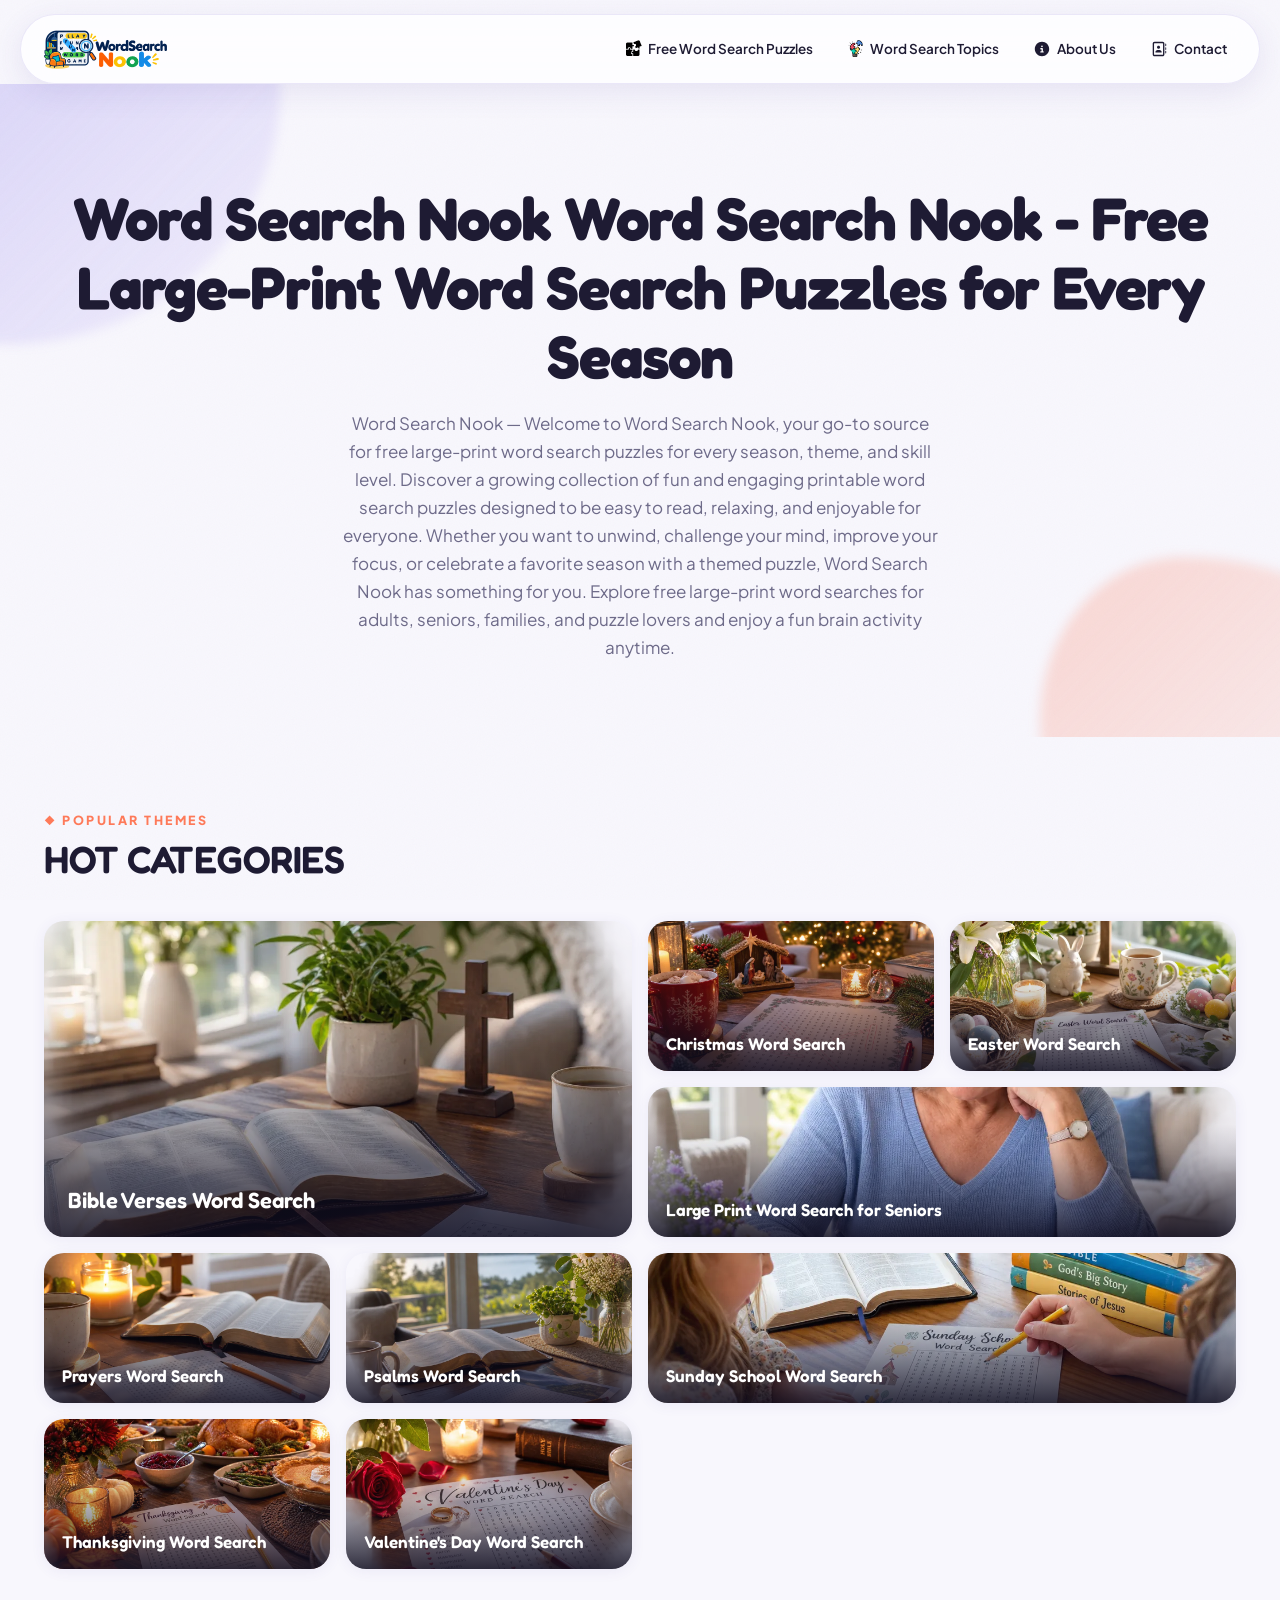
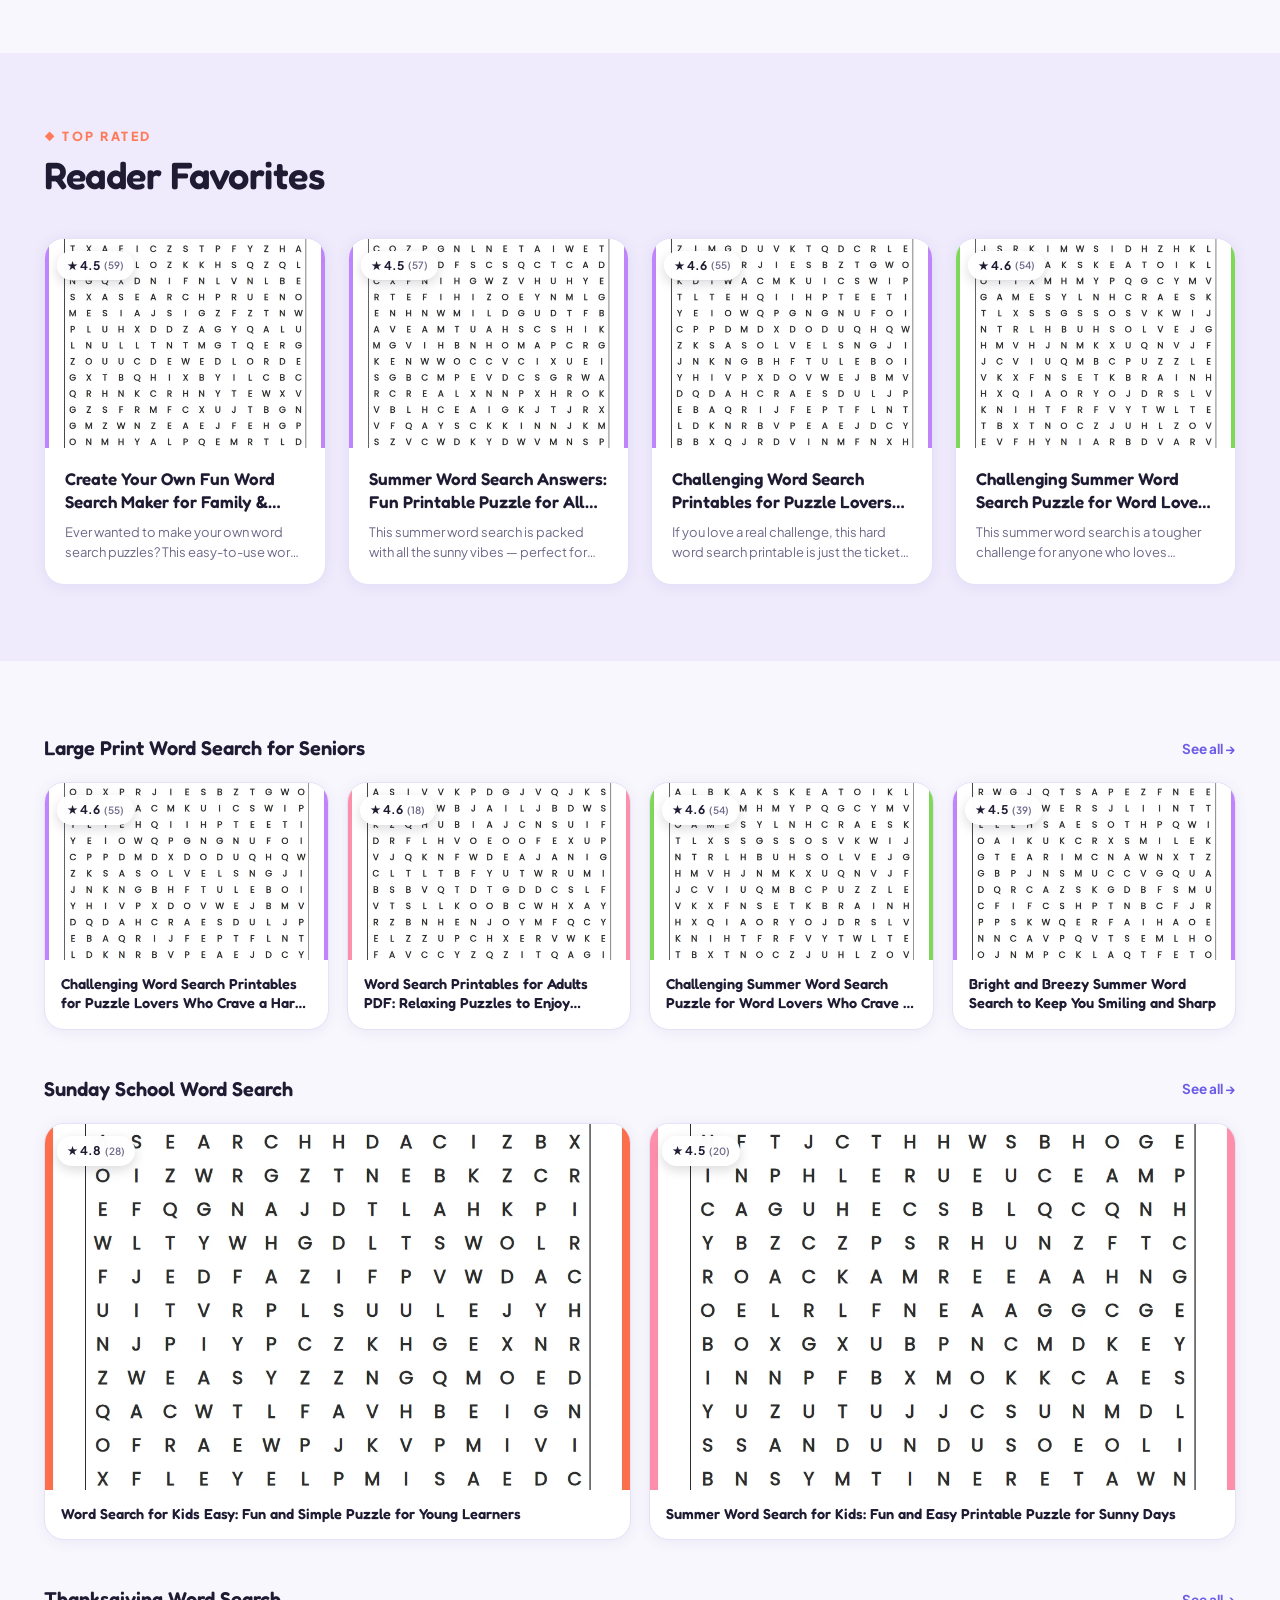
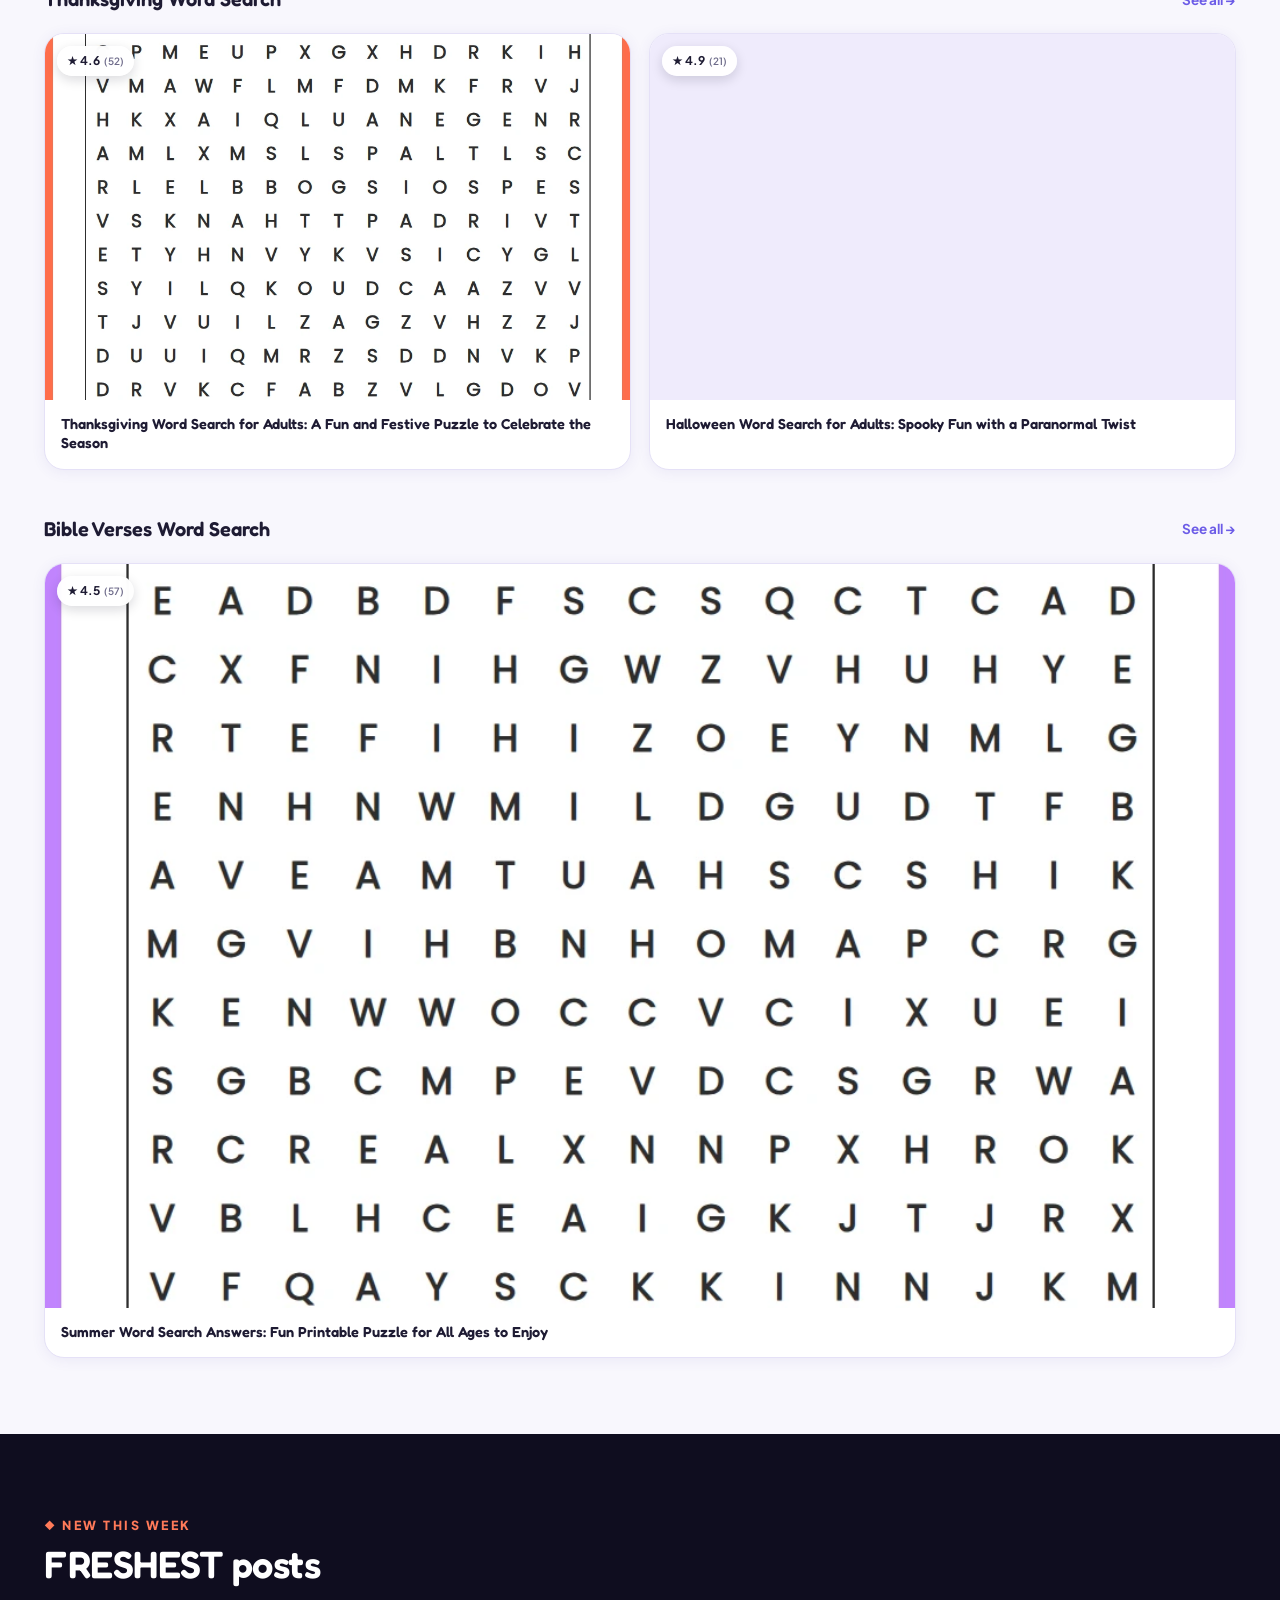
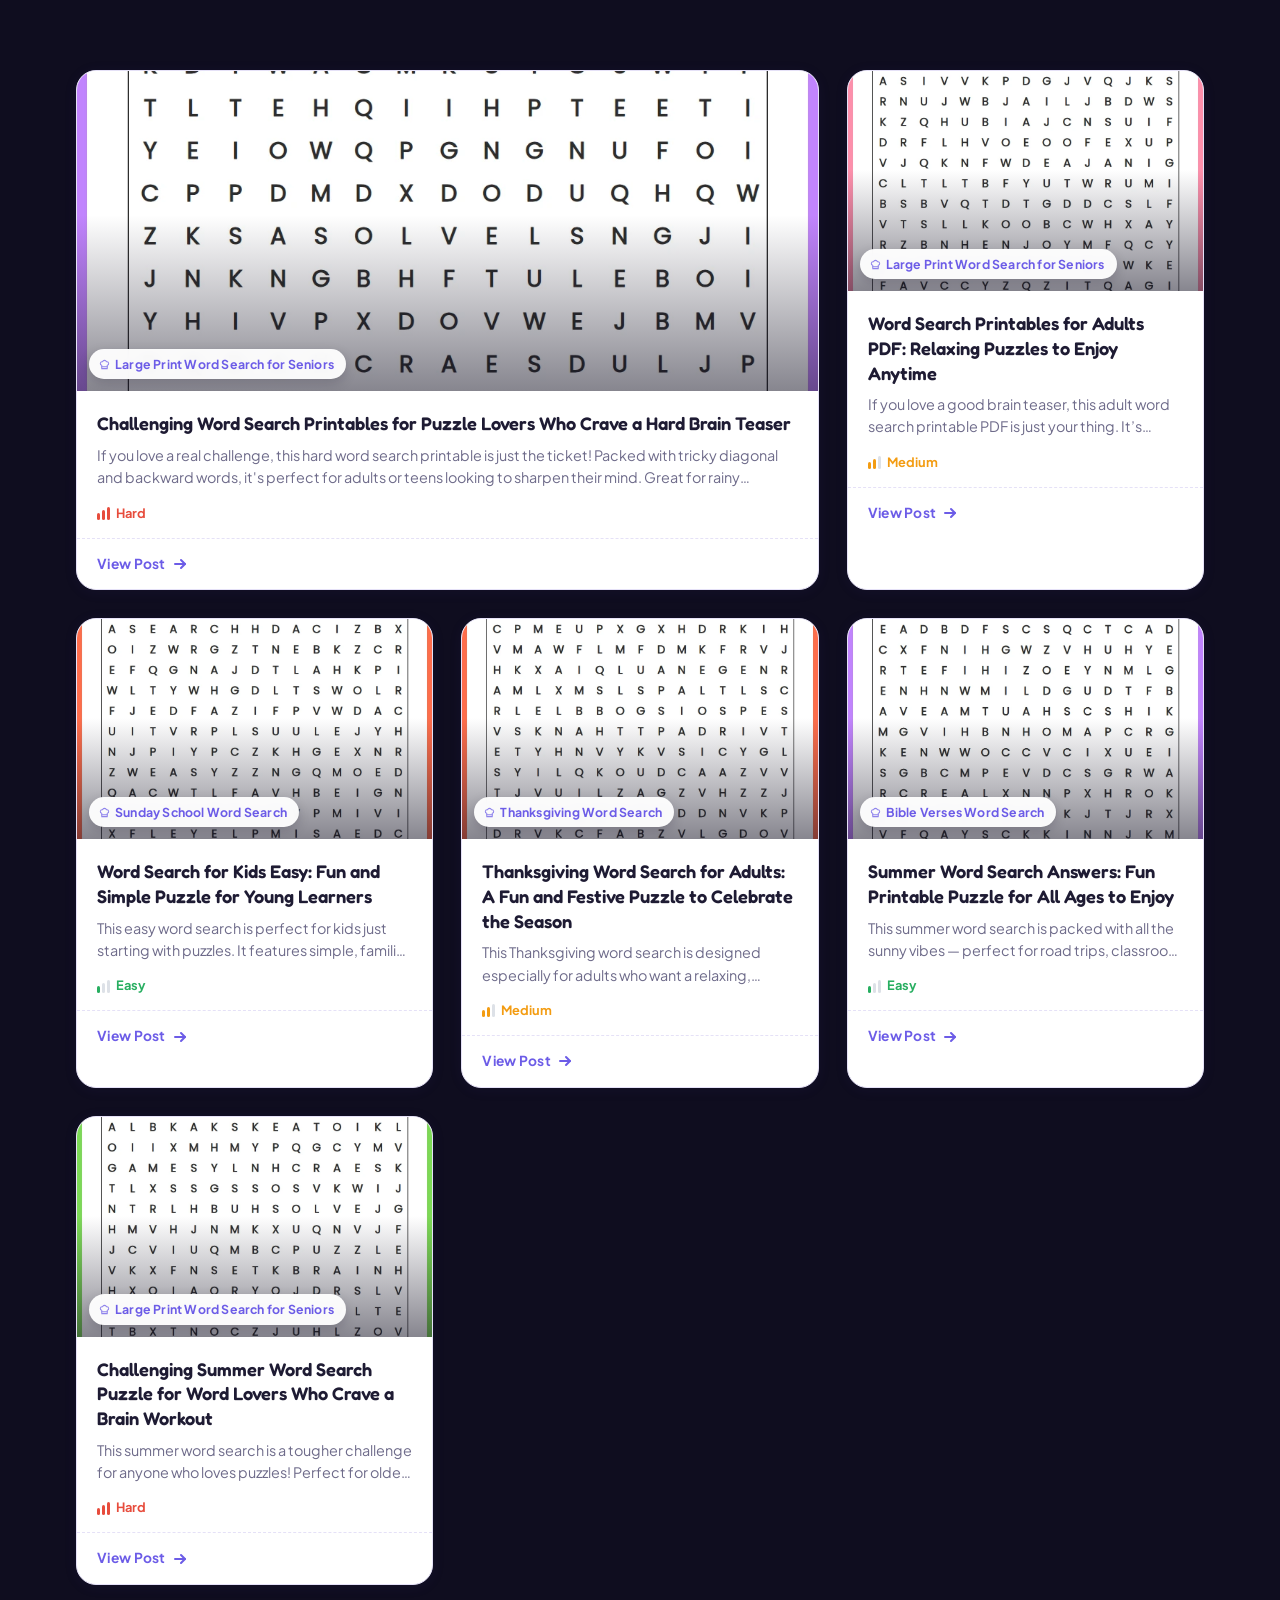
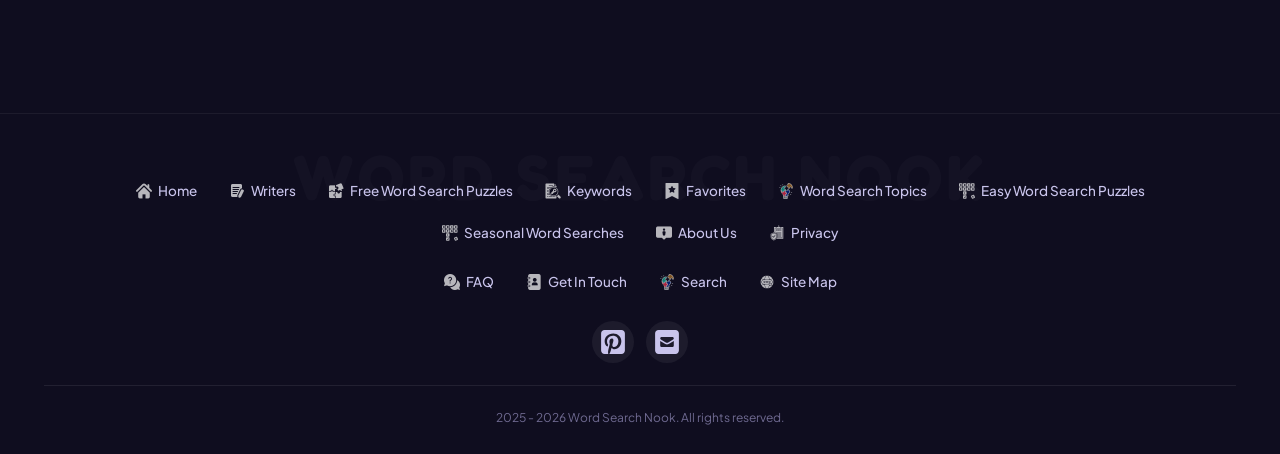
<file: base.html>
<!DOCTYPE html>
<html lang="en">
<head>
    <!-- Google tag (gtag.js) — chargé seulement pour les vrais visiteurs :
         bots (user-agent) et prefetch Meta/Chrome (page cachée) ne sont pas comptés -->
    <script>
    window.dataLayer = window.dataLayer || [];
    function gtag(){dataLayer.push(arguments);}
    (function () {
        var ua = navigator.userAgent || '';
        if (navigator.webdriver || /googlebot|bingbot|bingpreview|yandex|baiduspider|duckduckbot|slurp|facebookexternalhit|meta-externalagent|pinterestbot|applebot|petalbot|ahrefsbot|semrushbot|mj12bot|dotbot|bytespider|gptbot|ccbot|claudebot|headlesschrome|lighthouse|crawler|spider|\bbot\b/i.test(ua)) return;
        var fired = false;
        function loadGA() {
            if (fired) return;
            fired = true;
            var s = document.createElement('script');
            s.async = true;
            s.src = 'https://www.googletagmanager.com/gtag/js?id=G-PPQHZ1YVDW';
            document.head.appendChild(s);
            gtag('js', new Date());
            gtag('config', 'G-PPQHZ1YVDW');
        }
        if (document.visibilityState === 'hidden') {
            // Prefetch (app Facebook, Chrome…) : page chargée en arrière-plan —
            // attendre que le visiteur l'ouvre vraiment avant de compter la visite
            document.addEventListener('visibilitychange', function () {
                if (document.visibilityState !== 'hidden') loadGA();
            });
        } else {
            loadGA();
        }
    })();
    </script>
    <meta charset="UTF-8">
    <meta name="viewport" content="width=device-width, initial-scale=1.0">

    <!-- Meta Tags de Base -->
    <meta name="description" content="Discover delicious recipes, cooking tips, and culinary inspiration at My Recipes">
    <meta name="keywords" content="recipes, cooking, food, kitchen, culinary, meals">
    <meta name="author" content="My Recipes">

    <!-- Open Graph / Facebook -->
    <meta property="og:type" content="website">
    <meta property="og:site_name" content="My Recipes">
    <meta property="og:locale" content="en_US">

    <!-- Twitter Card -->
    <meta name="twitter:card" content="summary_large_image">
    <meta name="twitter:site" content="@mollykitchen">

    <!-- Pinterest -->
    <meta name="pinterest-rich-pin" content="true">
    <meta name="pinterest:feed" content="/rss.xml">

    <link rel="preconnect" href="https://fonts.googleapis.com">
    <link rel="preconnect" href="https://fonts.gstatic.com" crossorigin>
    <link rel="preconnect" href="https://pagead2.googlesyndication.com">
    <link rel="preconnect" href="https://www.googletagmanager.com">

    <link rel="icon" type="image/x-icon" href="assets/favicons/icon.svg">
    <title id="page-title">My Recipes</title>
    <link rel="stylesheet" href="tasty.css">
    <link href="https://fonts.googleapis.com/css2?family=Inter:wght@300;400;600&family=Playfair+Display:wght@600&display=swap" rel="stylesheet">

    <!-- <script src="https://cmp.gatekeeperconsent.com/min.js" data-cfasync="false"></script>
    <script src="https://the.gatekeeperconsent.com/cmp.min.js" data-cfasync="false"></script>
    <script async src="//www.ezojs.com/ezoic/sa.min.js"></script>
    <script>
        window.ezstandalone = window.ezstandalone || {};
        ezstandalone.cmd = ezstandalone.cmd || [];
    </script> -->

    <!-- Google AdSense -->
   <script async src="https://pagead2.googlesyndication.com/pagead/js/adsbygoogle.js?client=ca-pub-3666818985097490"
     crossorigin="anonymous"></script>
    <!-- AdSense Auto-Injection -->
    <script src="ads.js" defer></script>

</head>
<body>
    <!-- Header -->
    <header class="header">
        <div class="container">
            <div class="logo">
                <a href="?page=home"> <img src="assets/logo.png" alt=""></a>
            </div>
            <nav class="nav">
                <a href="?page=posts"><img src="img/topics.webp" alt="Topics">Free Word Search Puzzles</a>
                <a href="?page=posts-category"><img src="img/discover.webp" alt="Discover">Word Search Topics</a>
                <a href="?page=about"><svg xmlns="http://www.w3.org/2000/svg" viewBox="0 0 640 640"><!--!Font Awesome Free v7.0.1 by @fontawesome - https://fontawesome.com License - https://fontawesome.com/license/free Copyright 2025 Fonticons, Inc.--><path d="M320 576C461.4 576 576 461.4 576 320C576 178.6 461.4 64 320 64C178.6 64 64 178.6 64 320C64 461.4 178.6 576 320 576zM288 224C288 206.3 302.3 192 320 192C337.7 192 352 206.3 352 224C352 241.7 337.7 256 320 256C302.3 256 288 241.7 288 224zM280 288L328 288C341.3 288 352 298.7 352 312L352 400L360 400C373.3 400 384 410.7 384 424C384 437.3 373.3 448 360 448L280 448C266.7 448 256 437.3 256 424C256 410.7 266.7 400 280 400L304 400L304 336L280 336C266.7 336 256 325.3 256 312C256 298.7 266.7 288 280 288z"/></svg> About Us</a>
                <a href="?page=contact"><svg xmlns="http://www.w3.org/2000/svg" viewBox="0 0 640 640"><!--!Font Awesome Free v7.0.1 by @fontawesome - https://fontawesome.com License - https://fontawesome.com/license/free Copyright 2025 Fonticons, Inc.--><path d="M448 112C456.8 112 464 119.2 464 128L464 512C464 520.8 456.8 528 448 528L160 528C151.2 528 144 520.8 144 512L144 128C144 119.2 151.2 112 160 112L448 112zM160 64C124.7 64 92.7 96 96 128L96 512C96 547.3 124.7 576 160 576L448 576C483.3 576 512 547.3 512 512L512 128C512 92.7 483.3 64 448 64L160 64zM304 312C334.9 312 360 286.9 360 256C360 225.1 334.9 200 304 200C273.1 200 248 225.1 248 256C248 286.9 273.1 312 304 312zM272 352C227.8 352 192 387.8 192 432C192 440.8 199.2 448 208 448L400 448C408.8 448 416 440.8 416 432C416 387.8 380.2 352 336 352L272 352zM576 144C576 135.2 568.8 128 560 128C551.2 128 544 135.2 544 144L544 208C544 216.8 551.2 224 560 224C568.8 224 576 216.8 576 208L576 144zM560 256C551.2 256 544 263.2 544 272L544 336C544 344.8 551.2 352 560 352C568.8 352 576 344.8 576 336L576 272C576 263.2 568.8 256 560 256zM576 400C576 391.2 568.8 384 560 384C551.2 384 544 391.2 544 400L544 464C544 472.8 551.2 480 560 480C568.8 480 576 472.8 576 464L576 400z"/></svg> Contact</a>
            </nav>
            <button class="search-btn"></button>
        </div>
    </header>

    <!-- Main content will be loaded here -->
    <main id="main-content" class="main-content">
        <!-- Page content loaded dynamically -->
    </main>

    <!-- Footer -->
    <footer class="footer">
        <div class="container">
            <div class="footer-nav">
                <a href="?page=home"><img src="img/home.webp" alt="Home">Home</a>
                <a href="?page=about"><img src="img/writing.webp" alt="Writers">Writers</a>
                <a href="?page=posts"><img src="img/topics.webp" alt="Topics">Free Word Search Puzzles</a>
                <a href="?page=posts-category"><img src="img/keyword.webp" alt="Keywords">Keywords</a>
                <a href="?page=posts-category"><img src="img/favorite.webp" alt="Favorites">Favorites</a>
                <a href="?page=posts-category"><img src="img/discover.webp" alt="Discover">Word Search Topics</a>
                <a href="?page=posts-category"><img src="img/recipes.webp" alt="Posts">Easy Word Search Puzzles</a>
                <a href="?page=posts"><img src="img/recipes.webp" alt="Recipes">Seasonal Word Searches</a>
                <a href="?page=about"><img src="img/about.webp" alt="About Us">About Us</a>
                <a href="?page=privacy-policy"><img src="img/insurance.webp" alt="Privacy">Privacy</a>
            </div>
            <div class="footer-secondary">
                <a href="?page=contact"><img src="img/help.webp" alt="FAQ">FAQ</a>
                <a href="?page=contact"><img src="img/contacts.webp" alt="Get In Touch">Get In Touch</a>
                <a href="#search"><img src="img/discover.webp" alt="Search">Search</a>
                <a href="/sitemap.xml"><img src="img/website.webp" alt="Site Map">Site Map</a>
            </div>
            <div class="social-links">
                <!-- <a href="#" target="_blank" id="facebook-config" class="social-icon"><svg xmlns="http://www.w3.org/2000/svg" viewBox="0 0 640 640">!Font Awesome Free v7.0.1 by @fontawesome - https://fontawesome.com License - https://fontawesome.com/license/free Copyright 2025 Fonticons, Inc.<path d="M160 96C124.7 96 96 124.7 96 160L96 480C96 515.3 124.7 544 160 544L258.2 544L258.2 398.2L205.4 398.2L205.4 320L258.2 320L258.2 286.3C258.2 199.2 297.6 158.8 383.2 158.8C399.4 158.8 427.4 162 438.9 165.2L438.9 236C432.9 235.4 422.4 235 409.3 235C367.3 235 351.1 250.9 351.1 292.2L351.1 320L434.7 320L420.3 398.2L351 398.2L351 544L480 544C515.3 544 544 515.3 544 480L544 160C544 124.7 515.3 96 480 96L160 96z"/></svg></a> -->
                <a href="#" target="_blank" id="pinterest-config" class="social-icon"><svg xmlns="http://www.w3.org/2000/svg" viewBox="0 0 640 640"><!--!Font Awesome Free v7.0.1 by @fontawesome - https://fontawesome.com License - https://fontawesome.com/license/free Copyright 2025 Fonticons, Inc.--><path d="M480 96L160 96C124.7 96 96 124.7 96 160L96 480C96 515.3 124.7 544 160 544L232.6 544L230.4 543.2C225 495.1 227.3 485.7 246.1 408.5C250 392.5 254.6 373.5 260 350.6C260 350.6 252.7 335.8 252.7 314.1C252.7 243.4 328.2 236.1 328.2 289.1C328.2 302.6 322.8 320.2 317 338.9C313.7 349.5 310.4 360.4 307.9 370.9C302.2 395.4 320.2 415.3 344.3 415.3C388 415.3 421.5 369.3 421.5 302.9C421.5 244.1 379.2 203 318.9 203C249 203 208 255.4 208 309.6C208 330.7 216.2 353.3 226.3 365.6C228.3 368 228.6 370.1 228 372.6C226.9 377.3 224.9 385.5 223.3 391.8C222.3 395.8 221.5 399.1 221.2 400.4C220.1 404.9 217.7 405.9 213 403.7C182.4 389.4 163.2 344.6 163.2 308.6C163.2 231.1 219.4 160 325.4 160C410.6 160 476.8 220.7 476.8 301.8C476.8 386.4 423.5 454.5 349.4 454.5C324.5 454.5 301.1 441.6 293.1 426.3C293.1 426.3 280.8 473.2 277.8 484.7C272.8 504 260.2 527.6 250.4 544L480 544C515.3 544 544 515.3 544 480L544 160C544 124.7 515.3 96 480 96z"/></svg></a>
                <a href="#" target="_blank" id="mail-config" class="social-icon"><svg xmlns="http://www.w3.org/2000/svg" viewBox="0 0 640 640"><!--!Font Awesome Free v7.0.1 by @fontawesome - https://fontawesome.com License - https://fontawesome.com/license/free Copyright 2025 Fonticons, Inc.--><path d="M160 96C124.7 96 96 124.7 96 160L96 480C96 515.3 124.7 544 160 544L480 544C515.3 544 544 515.3 544 480L544 160C544 124.7 515.3 96 480 96L160 96zM305.1 331.9L204.4 271.4C196.7 266.8 192 258.5 192 249.5C192 235.4 203.4 224 217.5 224L422.4 224C436.5 224 447.9 235.4 447.9 249.5C447.9 258.5 443.2 266.8 435.5 271.4L334.9 331.9C330.4 334.6 325.3 336 320 336C314.7 336 309.6 334.6 305.1 331.9zM448 301.3L448 384C448 401.7 433.7 416 416 416L224 416C206.3 416 192 401.7 192 384L192 301.3L288.7 359.3C298.1 365 309 368 320 368C331 368 341.9 365 351.3 359.3L448 301.3z"/></svg></a>
            </div>
            <p class="copyright">2025 <a href="https://www.myrecipes.com">www.myrecipes.com</a>. All rights reserved.</p>
        </div>
    </footer>

    <!-- Scripts -->
<script src="config.js"></script>
<script src="router.js"></script>
<script src="main.js"></script>
<script src="./js/categorys.js"></script>
<script src="./js/home-sections.js"></script>
<script src="./js/posts-categorys.js"></script>
<script src="./js/post-detail.js"></script>
<script src="./js/authors.js"></script>

<script>
    var fb = document.getElementById('facebook-config'); if (fb) fb.href = globalThis.facebookURL;
    var pi = document.getElementById('pinterest-config'); if (pi) pi.href = globalThis.PinterestURL;
    var ml = document.getElementById('mail-config'); if (ml) ml.href = 'mailto:' + globalThis.email;
    var cr = document.getElementsByClassName('copyright')[0]; if (cr) cr.innerHTML = globalThis.copyright;


</script>

</body>
</html>
</file>
<file: tasty.css>
/* ════════════════════════════════════════════════════════════════
   TASTY.CSS — Word Search Nook · 2026 Modern Redesign
   Not a recolor: floating glass nav, blob hero, bento-grid categories,
   magazine-style featured cards, grain texture, gradient-outline pills,
   tilt-on-hover cards. Drop-in replacement — same selectors as before.
   ════════════════════════════════════════════════════════════════ */

@import url('https://fonts.googleapis.com/css2?family=Fredoka:wght@400;500;600;700&family=Plus+Jakarta+Sans:wght@400;500;600;700;800&display=swap');

:root {
  --primary: #6C5CE7;
  --primary-dk: #5344c9;
  --accent: #FF7A59;
  --accent-dk: #ec6142;
  --teal: #14B8A6;
  --ink: #0F0D1F;          /* near-black for dark bands */
  --cream: #F8F7FD;
  --cream2: #EFEBFC;
  --bark: #1E1B33;
  --muted: #6E6B8A;
  --border: #E5E1F7;
  --card-bg: #ffffff;
  --radius: 20px;
  --radius-sm: 12px;
  --radius-lg: 28px;
  --shadow: 0 2px 14px rgba(76, 60, 160, .08);
  --shadow-lg: 0 20px 48px rgba(76, 60, 160, .18);
  --gradient: linear-gradient(135deg, var(--primary) 0%, #8B5CF6 55%, var(--accent) 130%);
  --gradient-soft: linear-gradient(135deg, rgba(108,92,231,.12), rgba(255,122,89,.12));
}

*, *::before, *::after { margin: 0; padding: 0; box-sizing: border-box; }

html { scroll-behavior: smooth; }

body {
  position: relative;
  font-family: 'Plus Jakarta Sans', system-ui, sans-serif;
  background: var(--cream);
  color: var(--bark);
  line-height: 1.65;
  font-size: 16px;
  -webkit-font-smoothing: antialiased;
  overflow-x: hidden;
}

/* film-grain texture over the whole site — the thing that makes flat
   color fields feel tactile instead of "just CSS" */
body::after {
  content: '';
  position: fixed;
  inset: 0;
  pointer-events: none;
  z-index: 2;
  opacity: .035;
  mix-blend-mode: multiply;
  background-image: url("data:image/svg+xml,%3Csvg xmlns='http://www.w3.org/2000/svg' width='120' height='120'%3E%3Cfilter id='n'%3E%3CfeTurbulence type='fractalNoise' baseFrequency='0.9' numOctaves='2' stitchTiles='stitch'/%3E%3C/filter%3E%3Crect width='100%25' height='100%25' filter='url(%23n)'/%3E%3C/svg%3E");
}

h1, h2, h3, h4, h5, h6 {
  font-family: 'Fredoka', system-ui, sans-serif;
  line-height: 1.15;
  color: var(--bark);
  font-weight: 600;
}

a { color: inherit; text-decoration: none; }
img { display: block; max-width: 100%; }

.container { max-width: 1240px; margin: 0 auto; padding: 0 24px; }

/* ══════════════════════════════════════════════
   HEADER — detached floating glass bar
   ══════════════════════════════════════════════ */
.header {
  background: transparent;
  border-bottom: none;
  position: sticky;
  top: 0;
  z-index: 100;
  padding: 14px 0 0;
}

.header .container {
  display: flex;
  justify-content: space-between;
  align-items: center;
  gap: 20px;
  padding: 10px 16px 10px 20px;
  background: rgba(255, 255, 255, .78);
  backdrop-filter: blur(18px) saturate(180%);
  -webkit-backdrop-filter: blur(18px) saturate(180%);
  border: 1px solid rgba(229, 225, 247, .8);
  border-radius: 999px;
  box-shadow: 0 8px 30px rgba(76, 60, 160, .1);
  max-width: 1240px;
}


div#post-content {
    width: 80%;
    margin: 0% 10%;
}

.post-image-container img {
    width: 70%;
}

button.search-btn {
    display: none;
}

.logo a { display: flex; align-items: center; gap: 10px; }
.logo img { height: 48px; width: auto; }

.logo h2 {
  font-family: 'Fredoka', sans-serif;
  font-size: 20px;
  font-weight: 700;
  color: var(--primary);
  letter-spacing: -0.3px;
}


button {
    background: #066acb;
    padding: 1% 2%;
    font-size: 20px;
    border: 4px solid #fdc204;
    margin: 1% 0%;
    cursor: pointer;
}

.nutrition-label {
    display: none;
}

section#nutrition p {
    display: none;
}

.nav { display: flex; gap: 2px; align-items: center; }

nav.nav img { width: 17px; }

.nav a {
  position: relative;
  display: flex;
  align-items: center;
  gap: 6px;
  padding: 10px 16px;
  border-radius: 999px;
  font-size: 13.5px;
  font-weight: 600;
  color: var(--bark);
  transition: color .2s ease;
}

.nav a::before {
  content: '';
  position: absolute;
  inset: 0;
  border-radius: 999px;
  background: var(--gradient);
  opacity: 0;
  transform: scale(.85);
  transition: opacity .2s ease, transform .2s ease;
  z-index: -1;
}

.nav a:hover, .nav a.active { color: #fff; }
.nav a:hover::before, .nav a.active::before { opacity: 1; transform: scale(1); }

.nav a svg { width: 18px; }
.nav a svg path { fill: currentColor; }

.search-btn {
  background: var(--ink);
  border: none;
  border-radius: 50%;
  width: 38px;
  height: 38px;
  cursor: pointer;
  color: #fff;
  font-size: 14px;
  transition: transform .2s ease;
  display: flex; align-items: center; justify-content: center;
}
.search-btn:hover { transform: rotate(90deg); }

/* ══════════════════════════════════════════════
   HERO — blob decorations + kicker + big display type
   ══════════════════════════════════════════════ */
.hero {
  position: relative;
  background: var(--cream);
  padding: 100px 0 76px;
  text-align: center;
  overflow: hidden;
  opacity: 1 !important;
  transform: none !important;
}

.hero::before, .hero::after {
  content: '';
  position: absolute;
  border-radius: 40% 60% 65% 35% / 45% 40% 60% 55%;
  filter: blur(6px);
  z-index: 0;
}

.hero::before {
  width: 420px; height: 420px;
  top: -160px; left: -140px;
  background: linear-gradient(135deg, rgba(108,92,231,.28), rgba(139,92,246,.05));
  animation: blobFloat 14s ease-in-out infinite;
}

.hero::after {
  width: 360px; height: 360px;
  bottom: -180px; right: -120px;
  background: linear-gradient(135deg, rgba(255,122,89,.26), rgba(255,122,89,.04));
  animation: blobFloat 18s ease-in-out infinite reverse;
}

@keyframes blobFloat {
  0%, 100% { transform: translate(0,0) rotate(0deg) scale(1); }
  50% { transform: translate(20px,-24px) rotate(12deg) scale(1.06); }
}

.hero .container { position: relative; z-index: 1; }

.hero h1 {
  position: relative;
  font-size: clamp(34px, 5.4vw, 60px);
  font-weight: 700;
  color: var(--bark);
  margin-bottom: 18px;
  letter-spacing: -1px;
}

.hero h1 em {
  font-style: normal;
  background: var(--gradient);
  -webkit-background-clip: text;
  background-clip: text;
  color: transparent;
}

.hero p {
  position: relative;
  font-size: 17px;
  color: var(--muted);
  max-width: 600px;
  margin: 0 auto;
}

/* ══════════════════════════════════════════════
   SECTION HEADINGS — kicker label + big serif-free display
   ══════════════════════════════════════════════ */
.categories h2,
.fresh-posts h2,
.favorite-picks h2,
.posts-hero h1,
.about-hero h1,
.contact-hero h1 {
  font-family: 'Fredoka', sans-serif;
  font-size: clamp(26px, 3.2vw, 38px);
  font-weight: 600;
  color: var(--bark);
  position: relative;
  padding-bottom: 0;
  margin-bottom: 40px;
  letter-spacing: -0.5px;
}

.categories h2::before,
.fresh-posts h2::before,
.favorite-picks h2::before,
.posts-hero h1::before,
.about-hero h1::before,
.contact-hero h1::before {
  display: block;
  font-family: 'Plus Jakarta Sans', sans-serif;
  font-size: 12.5px;
  font-weight: 800;
  letter-spacing: 2.5px;
  text-transform: uppercase;
  color: var(--accent);
  margin-bottom: 10px;
}

.categories h2::before { content: '◆ Popular Themes'; }
.fresh-posts h2::before { content: '◆ New This Week'; }
.favorite-picks h2::before { content: '◆ Reader Favorites'; }
.posts-hero h1::before { content: '◆ Full Library'; }
.about-hero h1::before { content: '◆ Our Story'; }
.contact-hero h1::before { content: '◆ Get In Touch'; }

/* ══════════════════════════════════════════════
   CATEGORIES — bento grid, mixed tile sizes
   ══════════════════════════════════════════════ */
.categories { padding: 76px 0 84px; }

.categories-grid {
  display: grid;
  grid-template-columns: repeat(4, 1fr);
  grid-auto-rows: 150px;
  gap: 16px;
}

.category-card:nth-child(1) { grid-column: span 2; grid-row: span 2; }
.category-card:nth-child(4) { grid-column: span 2; }
.category-card:nth-child(7) { grid-column: span 2; }

.category-card {
  position: relative;
  border-radius: var(--radius);
  overflow: hidden;
  cursor: pointer;
  box-shadow: var(--shadow);
  transition: transform .35s cubic-bezier(.2,.8,.2,1), box-shadow .35s ease, border-radius .35s ease;
  opacity: 1 !important;
  transform: none !important;
}

.category-card:hover {
  transform: translateY(-6px) rotate(-.6deg);
  box-shadow: var(--shadow-lg);
  border-radius: 30px 14px 30px 14px;
}

.category-card img {
  width: 100%;
  height: 100%;
  object-fit: cover;
  transition: transform .6s ease;
}

.category-card:hover img { transform: scale(1.1); }

.category-card h3 {
  position: absolute;
  inset: 0;
  display: flex;
  align-items: flex-end;
  padding: 18px;
  font-size: 17px;
  font-weight: 600;
  color: #fff;
  background: linear-gradient(0deg, rgba(15,13,31,.85) 0%, rgba(15,13,31,.15) 55%, transparent 75%);
  margin: 0;
}

.category-card:nth-child(1) h3 { font-size: 22px; padding: 24px; }

/* ══════════════════════════════════════════════
   FRESH POSTS — magazine layout, first card featured
   ══════════════════════════════════════════════ */
.fresh-posts {
  padding: 84px 0;
  background: var(--ink);
  position: relative;
}

.fresh-posts h2, .fresh-posts h2::before { color: #fff; }
.fresh-posts h2::before { color: var(--accent); }

.posts-grid {
  display: grid;
  grid-template-columns: repeat(auto-fill, minmax(260px, 1fr));
  grid-auto-flow: dense;
  gap: 22px;
  margin-bottom: 40px;
}

.post-card:nth-child(1) { grid-column: span 2; grid-row: span 2; }
.post-card:nth-child(1) img { height: 100%; min-height: 280px; }
.post-card:nth-child(1) .post-info h3 { font-size: 24px; }

.post-card {
  background: #17142B;
  border-radius: var(--radius);
  overflow: hidden;
  border: 1px solid rgba(255,255,255,.08);
  box-shadow: var(--shadow);
  cursor: pointer;
  transition: transform .3s cubic-bezier(.2,.8,.2,1), box-shadow .3s ease;
  opacity: 1 !important;
  transform: none !important;
  display: flex;
  flex-direction: column;
}

.post-card:hover {
  transform: translateY(-6px);
  box-shadow: 0 24px 50px rgba(0,0,0,.4);
}

.post-card img {
  width: 100%;
  height: 190px;
  object-fit: cover;
}

.post-card h3 {
  font-size: 17px;
  font-weight: 600;
  color: #fff;
  margin: 14px 16px 8px;
  line-height: 1.3;
}

.post-card .post-category {
  display: inline-block;
  background: rgba(108,92,231,.22);
  color: #B8ADF7;
  font-size: 10.5px;
  font-weight: 700;
  text-transform: uppercase;
  letter-spacing: .07em;
  padding: 4px 12px;
  border-radius: 999px;
  margin: 0 16px 10px;
}

.post-info { padding: 0 16px 18px; flex: 1; }

.post-info h3 {
  font-size: 18px;
  font-weight: 600;
  color: #fff;
  margin: 0 0 8px;
  line-height: 1.3;
}

.post-info p {
  font-size: 13.5px;
  color: #9C97BC;
  line-height: 1.55;
  margin-bottom: 12px;
}

.post-meta {
  display: flex;
  justify-content: space-between;
  font-size: 11.5px;
  font-weight: 600;
  color: #7A759B;
  border-top: 1px solid rgba(255,255,255,.08);
  padding-top: 12px;
}

.post-meta span { display: flex; align-items: center; gap: 5px; }

/* ══════════════════════════════════════════════
   FAVORITE PICKS (legacy selectors — kept in case this
   markup variant is ever used again)
   ══════════════════════════════════════════════ */
.favorite-picks { padding: 84px 0; }

.picks-grid {
  display: grid;
  grid-template-columns: repeat(auto-fit, minmax(160px, 1fr));
  gap: 16px;
}

.pick-card {
  background: var(--card-bg);
  border-radius: var(--radius-sm);
  overflow: hidden;
  border: 1px solid var(--border);
  cursor: pointer;
  transition: transform .25s ease, box-shadow .25s ease, rotate .25s ease;
  text-align: center;
  opacity: 1 !important;
  transform: none !important;
}

.pick-card:hover {
  transform: translateY(-5px) rotate(1deg);
  box-shadow: var(--shadow-lg);
}

.pick-card img { width: 100%; height: 140px; object-fit: cover; }

.pick-card h4 {
  font-size: 12.5px;
  font-weight: 600;
  color: var(--bark);
  padding: 12px 10px 14px;
  line-height: 1.3;
}

/* ══════════════════════════════════════════════
   READER FAVORITES (.best-posts) — the actual markup
   the site renders on the home page for this section
   ══════════════════════════════════════════════ */
.best-posts { padding: 76px 0; background: var(--cream2); }

.best-posts h2 {
  font-family: 'Fredoka', sans-serif;
  font-size: clamp(26px, 3.2vw, 38px);
  font-weight: 600;
  position: relative;
  margin-bottom: 40px;
  letter-spacing: -0.5px;
}

.best-posts h2::before {
  display: block;
  font-family: 'Plus Jakarta Sans', sans-serif;
  font-size: 12.5px;
  font-weight: 800;
  letter-spacing: 2.5px;
  text-transform: uppercase;
  color: var(--accent);
  margin-bottom: 10px;
  content: '◆ Top Rated';
}

.best-posts-row {
  display: grid;
  grid-template-columns: repeat(auto-fit, minmax(240px, 1fr));
  gap: 22px;
}

/* ══════════════════════════════════════════════
   LATEST BY CATEGORY (.latest-by-category)
   ══════════════════════════════════════════════ */
.latest-by-category { padding: 76px 0; }

.hs-latest-group { margin-bottom: 48px; }
.hs-latest-group:last-child { margin-bottom: 0; }

.hs-latest-group__head {
  display: flex;
  align-items: center;
  justify-content: space-between;
  gap: 16px;
  margin-bottom: 22px;
}

.hs-latest-group__head h3 {
  font-family: 'Fredoka', sans-serif;
  font-size: 20px;
  font-weight: 600;
  color: var(--bark);
  margin: 0;
}

.hs-latest-group__more {
  display: inline-flex;
  align-items: center;
  gap: 6px;
  font-size: 13.5px;
  font-weight: 700;
  color: var(--primary);
  white-space: nowrap;
  transition: gap .2s ease, color .2s ease;
}
.hs-latest-group__more:hover { gap: 10px; color: var(--primary-dk); }

.hs-latest-group__row {
  display: grid;
  grid-template-columns: repeat(auto-fit, minmax(200px, 1fr));
  gap: 18px;
}

/* ══════════════════════════════════════════════
   SHARED CARD COMPONENT (.hs-card) — powers both
   Reader Favorites (--best) and Latest by Category (--compact)
   ══════════════════════════════════════════════ */
.hs-card {
  display: block;
  background: var(--card-bg);
  border-radius: var(--radius);
  overflow: hidden;
  border: 1px solid var(--border);
  box-shadow: var(--shadow);
  transition: transform .3s cubic-bezier(.2,.8,.2,1), box-shadow .3s ease;
}
.hs-card:hover { transform: translateY(-6px); box-shadow: var(--shadow-lg); }

.hs-card__img {
  position: relative;
  width: 100%;
  aspect-ratio: 4 / 3;
  overflow: hidden;
  background: var(--cream2);
}
.hs-card__img img { width: 100%; height: 100%; object-fit: cover; display: block; }
.hs-card__img svg { width: 100%; height: 100%; display: block; }
.hs-card__img rect { fill: var(--cream2); }
.hs-card__img text { fill: var(--muted); font-size: 13px; font-family: 'Plus Jakarta Sans', sans-serif; }

.hs-card__badge {
  position: absolute;
  top: 12px; left: 12px;
  z-index: 2;
  display: inline-flex;
  align-items: center;
  gap: 4px;
  background: rgba(255,255,255,.95);
  color: var(--bark);
  font-size: 12px;
  font-weight: 700;
  padding: 5px 10px;
  border-radius: 999px;
  backdrop-filter: blur(6px);
  box-shadow: 0 4px 12px rgba(15,13,31,.15);
}
.hs-card__badge small { color: var(--muted); font-weight: 600; }

.hs-card__body { padding: 18px 18px 20px; }

.hs-card__title {
  display: -webkit-box;
  -webkit-line-clamp: 2;
  -webkit-box-orient: vertical;
  overflow: hidden;
  font-family: 'Fredoka', sans-serif;
  font-size: 16px;
  font-weight: 600;
  color: var(--bark);
  line-height: 1.35;
  margin-bottom: 8px;
  transition: color .2s ease;
}
.hs-card:hover .hs-card__title { color: var(--primary); }

.hs-card__desc {
  display: -webkit-box;
  -webkit-line-clamp: 2;
  -webkit-box-orient: vertical;
  overflow: hidden;
  font-size: 13px;
  color: var(--muted);
  line-height: 1.55;
}

.hs-card--best .hs-card__body { padding: 20px 20px 22px; }
.hs-card--best .hs-card__title { font-size: 17px; }

.hs-card--compact .hs-card__img { aspect-ratio: 16 / 10; }
.hs-card--compact .hs-card__body { padding: 14px 16px 16px; }
.hs-card--compact .hs-card__title { font-size: 14.5px; margin-bottom: 0; }
.hs-card--compact .hs-card__desc { display: none; }

/* ══════════════════════════════════════════════
   FILTER / PAGINATION — gradient-outline pills
   ══════════════════════════════════════════════ */
.post-filters {
  display: flex;
  justify-content: center;
  flex-wrap: wrap;
  gap: 10px;
  margin-bottom: 40px;
}

.filter-btn {
  padding: 10px 22px;
  border: 1.5px solid var(--border);
  background: var(--card-bg);
  color: var(--bark);
  border-radius: 999px;
  cursor: pointer;
  font-size: 13.5px;
  font-weight: 600;
  transition: all .2s ease;
}

.filter-btn:hover,
.filter-btn.active {
  background: var(--gradient);
  color: #fff;
  border-color: transparent;
  box-shadow: 0 10px 22px rgba(108,92,231,.32);
  transform: translateY(-2px);
}

.posts-hero {
  padding: 84px 0 58px;
  background: var(--cream2);
  text-align: center;
  position: relative;
  overflow: hidden;
}

.posts-hero::before {
  content: '';
  position: absolute;
  width: 300px; height: 300px;
  top: -140px; right: 10%;
  border-radius: 40% 60% 65% 35% / 45% 40% 60% 55%;
  background: linear-gradient(135deg, rgba(108,92,231,.18), transparent);
}

.posts-hero p { position: relative; font-size: 17px; color: var(--muted); margin-bottom: 36px; }

.posts-listing { padding: 68px 0; }

.posts-listing .posts-grid {
  grid-template-columns: repeat(auto-fit, minmax(300px, 1fr));
  gap: 26px;
  margin-bottom: 56px;
}

.posts-listing .post-card { background: var(--card-bg); border: 1px solid var(--border); }
.posts-listing .post-card h3, .posts-listing .post-info h3 { color: var(--bark); }
.posts-listing .post-info p { color: var(--muted); }
.posts-listing .post-card img { height: 220px; }

.pagination { display: flex; justify-content: center; align-items: center; gap: 8px; }

.page-btn {
  padding: 10px 17px;
  border: 1.5px solid var(--border);
  background: var(--card-bg);
  color: var(--bark);
  border-radius: var(--radius-sm);
  cursor: pointer;
  font-size: 14px;
  font-weight: 600;
  transition: all .2s ease;
}

.page-btn:hover, .page-btn.active {
  background: var(--gradient);
  color: #fff;
  border-color: transparent;
}

.page-dots { color: var(--muted); }

/* ══════════════════════════════════════════════
   ABOUT PAGE
   ══════════════════════════════════════════════ */
.about-hero {
  padding: 90px 0 60px;
  background: var(--cream2);
  text-align: center;
  position: relative;
  overflow: hidden;
}
.about-hero::before {
  content: '';
  position: absolute;
  width: 340px; height: 340px;
  top: -160px; left: 5%;
  border-radius: 40% 60% 65% 35% / 45% 40% 60% 55%;
  background: linear-gradient(135deg, rgba(108,92,231,.18), transparent);
}

.about-hero p { position: relative; font-size: 17px; color: var(--muted); }

.about-content { padding: 76px 0; }

.about-grid {
  display: grid;
  grid-template-columns: 2fr 1fr;
  gap: 52px;
  align-items: start;
}

.about-text h2 {
  font-size: 25px;
  font-weight: 600;
  color: var(--bark);
  margin: 30px 0 12px;
  padding-left: 16px;
  border-left: 4px solid var(--accent);
}
.about-text h2:first-child { margin-top: 0; }

.about-text p { color: var(--muted); line-height: 1.7; margin-bottom: 18px; }
.about-text ul { color: var(--muted); padding-left: 18px; }
.about-text li { margin-bottom: 8px; }

.about-image img {
  width: 100%;
  border-radius: var(--radius-lg);
  box-shadow: var(--shadow-lg);
  rotate: -1.5deg;
}

.team-section { padding: 76px 0; background: var(--ink); }
.team-section h2 { text-align: center; font-size: 32px; font-weight: 600; margin-bottom: 44px; color: #fff; }

.team-grid {
  display: grid;
  grid-template-columns: repeat(auto-fit, minmax(230px, 1fr));
  gap: 22px;
}

.team-member {
  text-align: center;
  background: #17142B;
  padding: 34px 20px;
  border-radius: var(--radius);
  border: 1px solid rgba(255,255,255,.08);
  transition: transform .25s ease;
  opacity: 1 !important;
  transform: none !important;
}

.team-member:hover { transform: translateY(-6px) rotate(-1deg); }

.team-member img {
  width: 108px; height: 108px;
  border-radius: 50%;
  object-fit: cover;
  margin: 0 auto 18px;
  padding: 3px;
  background: var(--gradient);
}

.team-member h3 { font-size: 17px; font-weight: 600; color: #fff; margin-bottom: 6px; }
.team-member p { color: #9C97BC; font-size: 13.5px; }

/* ══════════════════════════════════════════════
   CONTACT PAGE
   ══════════════════════════════════════════════ */
.contact-hero {
  padding: 90px 0 60px;
  background: var(--cream2);
  text-align: center;
  position: relative;
  overflow: hidden;
}
.contact-hero::before {
  content: '';
  position: absolute;
  width: 300px; height: 300px;
  top: -140px; right: 8%;
  border-radius: 40% 60% 65% 35% / 45% 40% 60% 55%;
  background: linear-gradient(135deg, rgba(20,184,166,.2), transparent);
}
.contact-hero p { position: relative; font-size: 17px; color: var(--muted); }

.contact-content { padding: 76px 0; }

.contact-grid { display: grid; grid-template-columns: 2fr 1fr; gap: 56px; }

.contact-form-section h2 { font-size: 25px; font-weight: 600; margin-bottom: 28px; }

.form-group { margin-bottom: 18px; }

.form-group label {
  display: block;
  margin-bottom: 6px;
  font-weight: 600;
  font-size: 13.5px;
  color: var(--bark);
}

.form-group input,
.form-group select,
.form-group textarea {
  width: 100%;
  padding: 13px 16px;
  border: 1.5px solid var(--border);
  border-radius: var(--radius-sm);
  font-size: 15px;
  background: var(--card-bg);
  color: var(--bark);
  font-family: 'Plus Jakarta Sans', sans-serif;
  transition: border-color .2s ease, box-shadow .2s ease;
}

.form-group input:focus,
.form-group select:focus,
.form-group textarea:focus {
  outline: none;
  border-color: var(--primary);
  box-shadow: 0 0 0 4px rgba(108,92,231,.14);
}

.submit-btn {
  background: var(--gradient);
  color: #fff;
  border: none;
  padding: 15px 36px;
  border-radius: 999px;
  font-size: 15px;
  font-weight: 700;
  cursor: pointer;
  box-shadow: 0 12px 26px rgba(108,92,231,.34);
  transition: transform .2s ease, box-shadow .2s ease;
}
.submit-btn:hover { transform: translateY(-2px) scale(1.02); box-shadow: 0 16px 32px rgba(108,92,231,.42); }

.contact-info h2 { font-size: 25px; font-weight: 600; margin-bottom: 28px; }

.contact-item { display: flex; gap: 14px; margin-bottom: 22px; }
.contact-icon {
  font-size: 19px;
  width: 44px; height: 44px;
  flex-shrink: 0;
  display: flex; align-items: center; justify-content: center;
  background: var(--gradient-soft);
  border-radius: 14px;
}
.contact-details h3 { font-size: 16px; font-weight: 600; color: var(--bark); margin-bottom: 4px; }
.contact-details p { color: var(--muted); font-size: 14px; line-height: 1.5; }

/* ── FAQ ── */
.faq-section { padding: 76px 0; background: var(--cream2); }
.faq-section h2 { text-align: center; font-size: 32px; font-weight: 600; margin-bottom: 44px; }

.faq-grid {
  display: grid;
  grid-template-columns: repeat(auto-fit, minmax(280px, 1fr));
  gap: 20px;
}

.faq-item h3 { font-size: 17px; font-weight: 600; color: var(--bark); margin-bottom: 12px; }
.faq-item p { color: var(--muted); line-height: 1.65; font-size: 14px; }

/* ══════════════════════════════════════════════
   FOOTER
   ══════════════════════════════════════════════ */
.footer {
  background: var(--ink);
  color: #fff;
  padding: 60px 0 26px;
  margin-top: 0;
  position: relative;
  border-top: 1px solid rgba(255,255,255,.06);
}

.footer::before {
  content: 'WORD SEARCH NOOK';
  position: absolute;
  top: 10px; left: 50%;
  transform: translateX(-50%);
  font-family: 'Fredoka', sans-serif;
  font-size: 64px;
  font-weight: 700;
  letter-spacing: 4px;
  color: rgba(255,255,255,.025);
  white-space: nowrap;
  pointer-events: none;
}

.footer-nav, .footer-secondary {
  position: relative;
  display: flex;
  flex-wrap: wrap;
  gap: 8px;
  justify-content: center;
  margin-bottom: 14px;
}

.footer-nav img, .footer-secondary img { width: 16px; filter: invert(1) opacity(.7); }

.footer-nav a, .footer-secondary a {
  color: #C9C4EC !important;
  font-size: 13.5px;
  font-weight: 500;
  display: flex;
  align-items: center;
  gap: 6px;
  padding: 6px 12px;
  border-radius: 999px;
  transition: background .2s ease, color .2s ease;
}

.footer-nav a:hover, .footer-secondary a:hover { color: #fff !important; background: rgba(255,255,255,.08); }

.social-links {
  position: relative;
  display: flex;
  justify-content: center;
  gap: 12px;
  margin: 22px 0;
}

.social-links img { width: 30px; filter: invert(1) opacity(.7); }
.social-links img:hover { filter: invert(1); }

.social-links svg { width: 34px; }
.social-links svg path { fill: #C9C4EC; }
.social-icon {
  width: 42px; height: 42px;
  display: flex; align-items: center; justify-content: center;
  background: rgba(255,255,255,.06);
  border-radius: 50%;
  transition: background .2s ease, transform .2s ease;
}
.social-icon:hover { background: var(--gradient); transform: translateY(-3px) rotate(8deg); }
.social-icon:hover svg path { fill: #fff; }

.copyright {
  position: relative;
  text-align: center;
  font-size: 12px;
  color: #6F6A91;
  border-top: 1px solid rgba(255,255,255,.08);
  padding-top: 22px;
  margin-top: 10px;
}

/* ══════════════════════════════════════════════
   POST DETAIL (wrap / sidebar layout)
   ══════════════════════════════════════════════ */
.wrap {
  width: 100%;
  max-width: var(--maxw, 1200px);
  display: grid;
  grid-template-columns: 1fr 320px;
  gap: 32px;
  align-items: start;
}

.main { background: transparent; }

.post-card {
  background: var(--card-bg);
  border-radius: var(--radius);
  padding: 14px;
  box-shadow: var(--shadow);
  border: 1px solid var(--border);
}

.meta-row { display: flex; gap: 12px; align-items: center; margin-bottom: 12px; }
.title { font-size: 28px; font-weight: 700; margin: 0 0 8px; line-height: 1.15; font-family: 'Fredoka', sans-serif; color: var(--bark); }
.meta-small { color: var(--muted); font-size: 13px; }

.badge-row { display: flex; gap: 8px; margin-top: 12px; flex-wrap: wrap; }
.badge {
  background: var(--cream2);
  padding: 7px 14px;
  border-radius: 999px;
  font-size: 13px;
  font-weight: 600;
  color: var(--primary);
  display: inline-flex;
  gap: 8px;
  align-items: center;
}

/* ══════════════════════════════════════════════
   CATEGORY / TOPIC PAGE HERO — was completely unstyled
   (plain black slug text, no padding) before this fix
   ══════════════════════════════════════════════ */
.category-hero {
  position: relative;
  padding: 84px 0 56px;
  background: var(--cream2);
  text-align: center;
  overflow: hidden;
}

.category-hero::before {
  content: '';
  position: absolute;
  width: 300px; height: 300px;
  top: -150px; left: 8%;
  border-radius: 40% 60% 65% 35% / 45% 40% 60% 55%;
  background: linear-gradient(135deg, rgba(108,92,231,.18), transparent);
}

.category-hero .container { position: relative; z-index: 1; }

.category-hero h1 {
  font-family: 'Fredoka', sans-serif;
  font-size: clamp(22px, 3.4vw, 32px);
  font-weight: 600;
  color: var(--bark);
  text-transform: capitalize !important; /* overrides an inline uppercase style in the markup */
  letter-spacing: 0.2px;
  margin: 0;
}

.category-hero h1::before {
  display: block;
  font-family: 'Plus Jakarta Sans', sans-serif;
  font-size: 12.5px;
  font-weight: 800;
  letter-spacing: 2.5px;
  text-transform: uppercase;
  color: var(--accent);
  margin-bottom: 10px;
  content: '◆ Puzzle Category';
}

/* ══════════════════════════════════════════════
   ARTICLE CARDS (.entry) — featured-first magazine grid
   ══════════════════════════════════════════════ */
.entries__wrapper {
  display: grid;
  grid-template-columns: repeat(auto-fill, minmax(300px, 1fr));
  grid-auto-flow: dense;
  gap: 28px;
  padding: 44px 32px;
  max-width: 1240px;
  margin: 0 auto;
}

/* empty category: this wrapper renders with zero children —
   give it a real message instead of a blank gap before the footer */
.entries__wrapper:empty {
  display: flex;
  align-items: center;
  justify-content: center;
  text-align: center;
  min-height: 220px;
  padding: 60px 32px;
}

.entries__wrapper:empty::before {
  content: 'No puzzles in this category yet — check back soon, or browse another theme above.';
  color: var(--muted);
  font-size: 15px;
  max-width: 420px;
  line-height: 1.6;
}

.entry:nth-child(1) { grid-column: span 2; }
.entry:nth-child(1) .entry__img { height: 320px; }

.entry {
  background: var(--card-bg);
  border-radius: var(--radius);
  overflow: hidden;
  box-shadow: var(--shadow);
  border: 1px solid var(--border);
  transition: transform 0.3s cubic-bezier(.2,.8,.2,1), box-shadow 0.3s ease;
}

.entry:hover {
  transform: translateY(-8px);
  box-shadow: var(--shadow-lg);
}

.entry__img {
  display: block;
  width: 100%;
  height: 220px;
  overflow: hidden;
  position: relative;
}

.entry__img img {
  width: 100%;
  height: 100%;
  object-fit: cover;
  transition: transform 0.5s ease;
}

.entry:hover .entry__img img { transform: scale(1.08); }

.entry__img::after {
  content: '';
  position: absolute;
  inset: 0;
  background: linear-gradient(to bottom, transparent 45%, rgba(15,13,31,0.5));
  pointer-events: none;
}

.entry__category {
  position: absolute;
  bottom: 12px;
  left: 12px;
  z-index: 2;
  display: inline-flex;
  align-items: center;
  gap: 5px;
  background: rgba(255,255,255,0.95);
  color: var(--primary);
  padding: 5px 12px 5px 10px;
  border-radius: 999px;
  font-size: 0.77em;
  font-weight: 700;
  letter-spacing: 0.2px;
  backdrop-filter: blur(6px);
  box-shadow: 0 4px 12px rgba(15,13,31,0.18);
  text-decoration: none;
}

.entry__category svg { flex-shrink: 0; opacity: 0.75; }

.entry__body { padding: 20px 20px 14px; }

.entry__title {
  font-family: 'Fredoka', sans-serif;
  font-size: 1.14em;
  font-weight: 600;
  color: var(--bark);
  text-decoration: none;
  line-height: 1.35;
  display: -webkit-box;
  -webkit-line-clamp: 2;
  -webkit-box-orient: vertical;
  overflow: hidden;
  display: block;
  transition: color .2s ease;
}

.entry__title:hover { color: var(--primary); }

.entry__description {
  color: var(--muted);
  font-size: 0.9em;
  line-height: 1.55;
  margin: 8px 0 0;
  display: -webkit-box;
  -webkit-line-clamp: 2;
  -webkit-box-orient: vertical;
  overflow: hidden;
}

.entry__meta { display: flex; gap: 12px; margin-top: 14px; }

.entry__meta-diff {
  display: inline-flex;
  align-items: center;
  gap: 6px;
  font-size: 0.8em;
  font-weight: 700;
  color: var(--dc, var(--muted));
  text-transform: capitalize;
}

.entry__diff-bars { display: inline-flex; align-items: flex-end; gap: 2px; height: 14px; }

.entry__footer {
  padding: 14px 20px;
  border-top: 1px dashed var(--border);
  display: flex;
  justify-content: space-between;
  align-items: center;
}

.entry__footer-link {
  display: inline-flex;
  align-items: center;
  gap: 6px;
  color: var(--primary);
  text-decoration: none;
  font-weight: 700;
  font-size: 0.86em;
  letter-spacing: 0.3px;
  transition: color 0.2s ease, gap 0.2s ease;
}

.entry__arrow { transition: transform 0.2s ease; }
.entry__footer-link:hover .entry__arrow { transform: translateX(5px); }
.entry__footer-link:hover { color: var(--primary-dk); }

/* ══════════════════════════════════════════════
   POST DETAIL (puzzle detail page)
   ══════════════════════════════════════════════ */
section.recipe-detail { max-width: 800px; margin: 0 auto; padding: 0 20px 60px; }

.breadcrumb {
  display: flex;
  align-items: center;
  flex-wrap: wrap;
  gap: 6px;
  font-size: 13px;
  font-weight: 500;
  color: var(--muted);
  margin-bottom: 24px;
}
.breadcrumb a { color: var(--primary); text-decoration: none; }
.breadcrumb a:hover { text-decoration: underline; }

.recipe-title {
  font-family: 'Fredoka', sans-serif;
  font-size: 2.2em;
  font-weight: 700;
  color: var(--bark);
  line-height: 1.2;
  margin: 0 0 22px;
  letter-spacing: -0.5px;
}

.author-info { display: flex; align-items: center; gap: 14px; margin-bottom: 20px; }
.author-avatar {
  width: 46px; height: 46px;
  border-radius: 50%;
  object-fit: cover;
  padding: 2px;
  background: var(--gradient);
}
.author-name { font-weight: 700; color: var(--bark); font-size: 0.93em; }
.recipe-date { font-size: 0.8em; color: var(--muted); margin-top: 2px; }

.recipe-stats {
  display: flex;
  flex-wrap: wrap;
  gap: 8px;
  margin-bottom: 24px;
  padding: 16px 18px;
  background: var(--cream2);
  border-radius: var(--radius);
}
.stat {
  display: flex;
  align-items: center;
  gap: 6px;
  font-size: 0.83em;
  font-weight: 700;
  color: var(--bark);
  background: white;
  padding: 6px 14px;
  border-radius: 999px;
  box-shadow: var(--shadow);
}
.stat::before { content: '●'; color: var(--accent); font-size: 7px; }

.recipe-description {
  font-size: 1.04em;
  line-height: 1.75;
  color: #4A4768;
  margin: 0 0 32px;
  padding: 20px 24px;
  background: var(--cream2);
  border-left: 4px solid var(--primary);
  border-radius: 0 var(--radius) var(--radius) 0;
}

.recipe-image-container {
  margin: 28px 0;
  border-radius: var(--radius-lg);
  overflow: hidden;
  box-shadow: var(--shadow-lg);
}
img.recipe-main-image { width: 100%; height: auto; display: block; }

.toc { background: var(--cream2); border-radius: var(--radius); padding: 20px 24px; margin: 40px 0; }
.toc h2.story-headline {
  font-size: 0.78em !important;
  font-weight: 800 !important;
  text-transform: uppercase !important;
  letter-spacing: 1.2px !important;
  color: var(--primary) !important;
  border: none !important;
  margin: 0 0 12px !important;
  padding: 0 !important;
}
.toc h2.story-headline::after { display: none; }
.toc ul { margin: 0; padding: 0; list-style: none; display: flex; flex-direction: column; gap: 6px; }
.toc ul li a { color: var(--bark); text-decoration: none; font-size: 0.89em; font-weight: 600; display: flex; align-items: center; gap: 9px; }
.toc ul li a::before { content: ''; width: 18px; height: 2px; border-radius: 2px; background: var(--accent); display: inline-block; flex-shrink: 0; }
.toc ul li a:hover { color: var(--primary); }

.story-section { margin: 48px 0; }
h2.story-headline {
  font-family: 'Fredoka', sans-serif;
  font-size: 1.5em;
  font-weight: 600;
  color: var(--bark);
  margin: 0 0 22px;
  padding-bottom: 10px;
  border-bottom: 2px solid var(--border);
  position: relative;
}
h2.story-headline::after {
  content: '';
  position: absolute;
  bottom: -2px; left: 0;
  width: 48px; height: 2px;
  background: var(--gradient);
}

.why-works p { line-height: 1.8; color: #444; margin-bottom: 14px; }

.tip-card { background: #F2FBFA; border-left: 4px solid var(--teal); border-radius: 0 var(--radius-sm) var(--radius-sm) 0; padding: 14px 18px; margin-bottom: 12px; }
.tip-title { font-weight: 700; color: var(--bark); margin-bottom: 6px; font-size: 0.93em; line-height: 1.5; }
.tip-reason { font-size: 0.86em; color: var(--muted); line-height: 1.65; }

.mistake-card { background: #FFF3F0; border-left: 4px solid var(--accent); border-radius: 0 var(--radius-sm) var(--radius-sm) 0; padding: 14px 18px; margin-bottom: 12px; }
.mistake-title { font-weight: 700; color: var(--accent-dk); margin-bottom: 8px; font-size: 0.93em; line-height: 1.5; }
.mistake-card p { font-size: 0.88em; color: #555; line-height: 1.65; margin: 5px 0; }

.variation-card { background: white; border: 1px solid var(--border); border-radius: var(--radius-sm); padding: 18px 20px; margin-bottom: 12px; }
.variation-card h4 { font-family: 'Fredoka', sans-serif; font-size: 1.02em; font-weight: 600; color: var(--bark); margin: 0 0 8px; }
.variation-card p { font-size: 0.88em; color: #555; line-height: 1.7; margin: 0 0 8px; }
.technical-note { font-size: 0.81em; color: var(--muted); background: var(--cream2); border-radius: 8px; padding: 9px 13px; }

.nutrition-grid { display: grid; grid-template-columns: repeat(auto-fill, minmax(105px, 1fr)); gap: 10px; margin: 18px 0; }
.nutrition-item { background: white; border: 1px solid var(--border); border-radius: var(--radius-sm); padding: 14px 8px; text-align: center; }
.nutrition-value { font-family: 'Fredoka', sans-serif; font-size: 1.4em; font-weight: 700; color: var(--primary); line-height: 1; }
.nutrition-label { font-size: 0.75em; color: var(--muted); font-weight: 600; text-transform: uppercase; letter-spacing: 0.4px; margin-top: 4px; }
.nutrition-note { font-size: 0.81em; color: var(--muted); line-height: 1.6; margin-top: 10px; font-style: italic; }

.storage-item { margin-bottom: 18px; padding-bottom: 18px; border-bottom: 1px dashed var(--border); }
.storage-item:last-child { border-bottom: none; margin-bottom: 0; padding-bottom: 0; }
.storage-title { font-weight: 800; color: var(--bark); font-size: 0.88em; text-transform: uppercase; letter-spacing: 0.5px; margin-bottom: 7px; display: flex; align-items: center; gap: 8px; }
.storage-title::before { content: ''; width: 8px; height: 8px; border-radius: 50%; background: var(--gradient); display: inline-block; flex-shrink: 0; }
.storage-item p { font-size: 0.88em; color: #555; line-height: 1.7; margin: 0; }

.faq-item { border: 1px solid var(--border); border-radius: var(--radius-sm); overflow: hidden; margin-bottom: 8px; padding: 0; background: var(--card-bg); box-shadow: none; }
.faq-question { font-weight: 700; color: var(--bark); font-size: 0.93em; padding: 15px 44px 15px 18px; background: var(--cream2); cursor: pointer; line-height: 1.5; position: relative; transition: background .2s ease; }
.faq-question::after {
  content: '';
  position: absolute;
  right: 18px; top: 50%;
  width: 10px; height: 10px;
  border-right: 2px solid var(--primary);
  border-bottom: 2px solid var(--primary);
  transform: translateY(-65%) rotate(45deg);
  transition: transform .25s ease;
}
.faq-item.open .faq-question { background: white; }
.faq-item.open .faq-question::after { transform: translateY(-35%) rotate(-135deg); }
.faq-answer { font-size: 0.88em; color: #555; line-height: 1.7; padding: 0 18px; max-height: 0; overflow: hidden; transition: max-height .35s ease, padding .25s ease; }
.faq-item.open .faq-answer { padding: 14px 18px; max-height: 600px; }

.ingredients-list { list-style: none; padding: 0; margin: 0; }
.ingredients-list li { display: flex; align-items: flex-start; gap: 12px; padding: 10px 0; border-bottom: 1px dashed var(--border); font-size: 0.93em; color: #444; line-height: 1.5; cursor: pointer; }
.ingredients-list li::before { content: ''; min-width: 18px; height: 18px; border: 2px solid var(--border); border-radius: 6px; margin-top: 1px; flex-shrink: 0; transition: all .2s ease; }
.ingredients-list li.checked { color: var(--muted); text-decoration: line-through; }
.ingredients-list li.checked::before {
  background: var(--gradient);
  border-color: var(--primary);
  background-image: url("data:image/svg+xml,%3Csvg xmlns='http://www.w3.org/2000/svg' viewBox='0 0 12 12'%3E%3Cpath d='M2 6l3 3 5-5' stroke='white' stroke-width='2' stroke-linecap='round' fill='none'/%3E%3C/svg%3E");
  background-size: 10px;
  background-position: center;
  background-repeat: no-repeat;
}
.ingredients-list li:last-child { border-bottom: none; }

.instructions-list { list-style: none; padding: 0; }
.instructions-list li { display: flex; gap: 16px; margin-bottom: 24px; align-items: flex-start; }
.step-number {
  min-width: 34px; height: 34px;
  background: var(--gradient);
  color: white;
  border-radius: 50%;
  display: flex; align-items: center; justify-content: center;
  font-weight: 700;
  font-size: 0.84em;
  flex-shrink: 0;
  box-shadow: 0 4px 10px rgba(108,92,231,.3);
}
.instructions-list li p { margin: 4px 0 0; line-height: 1.75; color: #444; font-size: 0.93em; }

.content-image-container { margin: 32px 0; border-radius: var(--radius); overflow: hidden; box-shadow: var(--shadow-lg); }
.content-image { width: 100%; height: auto; display: block; }

.conclusion { background: var(--cream2); border-radius: var(--radius); padding: 26px 30px; margin-top: 48px; }
.conclusion p { line-height: 1.8; color: #444; margin: 0 0 12px; }
.conclusion p:last-child { margin: 0; }

.post-note { border-left: 4px solid var(--accent); background: #FFF8F0; border-radius: 0 var(--radius-sm) var(--radius-sm) 0; padding: 14px 18px; margin: 22px 0; }
.post-note h3 { color: var(--accent-dk); margin: 0 0 7px; font-size: 0.97em; }

.back-to-top {
  position: fixed;
  bottom: 32px; right: 32px;
  width: 48px; height: 48px;
  background: var(--gradient);
  color: white;
  border-radius: 50%;
  display: flex; align-items: center; justify-content: center;
  font-size: 18px;
  text-decoration: none;
  opacity: 0;
  pointer-events: none;
  transition: opacity .3s ease, transform .2s ease;
  box-shadow: 0 12px 28px rgba(108,92,231,.42);
  z-index: 99;
}
.back-to-top.show { opacity: 1; pointer-events: auto; }
.back-to-top:hover { transform: translateY(-4px) rotate(-8deg); }

@media (max-width: 640px) {
  .recipe-title { font-size: 1.55em; }
  section.recipe-detail { padding: 0 16px 40px; }
  .nutrition-grid { grid-template-columns: repeat(3, 1fr); }
  .recipe-stats { gap: 6px; }
}

/* ══════════════════════════════════════════════
   ANIMATIONS
   ══════════════════════════════════════════════ */
@keyframes fadeIn { from { opacity:0 } to { opacity:1 } }
@keyframes fadeInUp { from { opacity:0; transform:translateY(16px) } to { opacity:1; transform:none } }
@keyframes slideInLeft { from { opacity:0; transform:translateX(-16px) } to { opacity:1; transform:none } }

.fade-in { animation: fadeIn .4s ease forwards; }
.slide-in-left { animation: slideInLeft .4s ease forwards; }

/* ══════════════════════════════════════════════
   RESPONSIVE
   ══════════════════════════════════════════════ */
@media (max-width: 900px) {
  .categories-grid { grid-template-columns: repeat(2, 1fr); grid-auto-rows: 170px; }
  .category-card:nth-child(1) { grid-column: span 2; grid-row: span 1; }
  .category-card:nth-child(4), .category-card:nth-child(7) { grid-column: span 2; }
  .post-card:nth-child(1) { grid-column: span 1; grid-row: span 1; }
  .post-card:nth-child(1) img { height: 190px; min-height: 0; }
  .post-card:nth-child(1) .post-info h3 { font-size: 18px; }
  .entry:nth-child(1) { grid-column: span 1; }
  .entry:nth-child(1) .entry__img { height: 220px; }
}

@media (max-width: 768px) {
  .header { padding: 10px 0 0; }
  .header .container { flex-wrap: wrap; gap: 10px; padding: 10px 16px; border-radius: 22px; }

  .nav { flex-wrap: wrap; justify-content: center; gap: 4px; width: 100%; }
  .nav a { font-size: 13px; padding: 7px 13px; }
  .nav a svg { width: 16px; }

  .about-grid, .contact-grid { grid-template-columns: 1fr; gap: 28px; }
  .wrap { grid-template-columns: 1fr; }
  .team-grid, .faq-grid { grid-template-columns: 1fr; }

  .picks-grid { grid-template-columns: repeat(2, 1fr); }

  .footer-nav, .footer-secondary { flex-wrap: wrap; justify-content: center; }
  .footer-nav a, .footer-secondary a { font-size: 13px; }
  .footer::before { font-size: 34px; }
}

@media (max-width: 480px) {
  .categories-grid { grid-template-columns: 1fr; grid-auto-rows: 160px; }
  .category-card:nth-child(1), .category-card:nth-child(4), .category-card:nth-child(7) { grid-column: span 1; grid-row: span 1; }
  .picks-grid { grid-template-columns: repeat(2, 1fr); }
  .hero h1, .posts-hero h1, .about-hero h1, .contact-hero h1 { font-size: 26px; }
}
</file>
